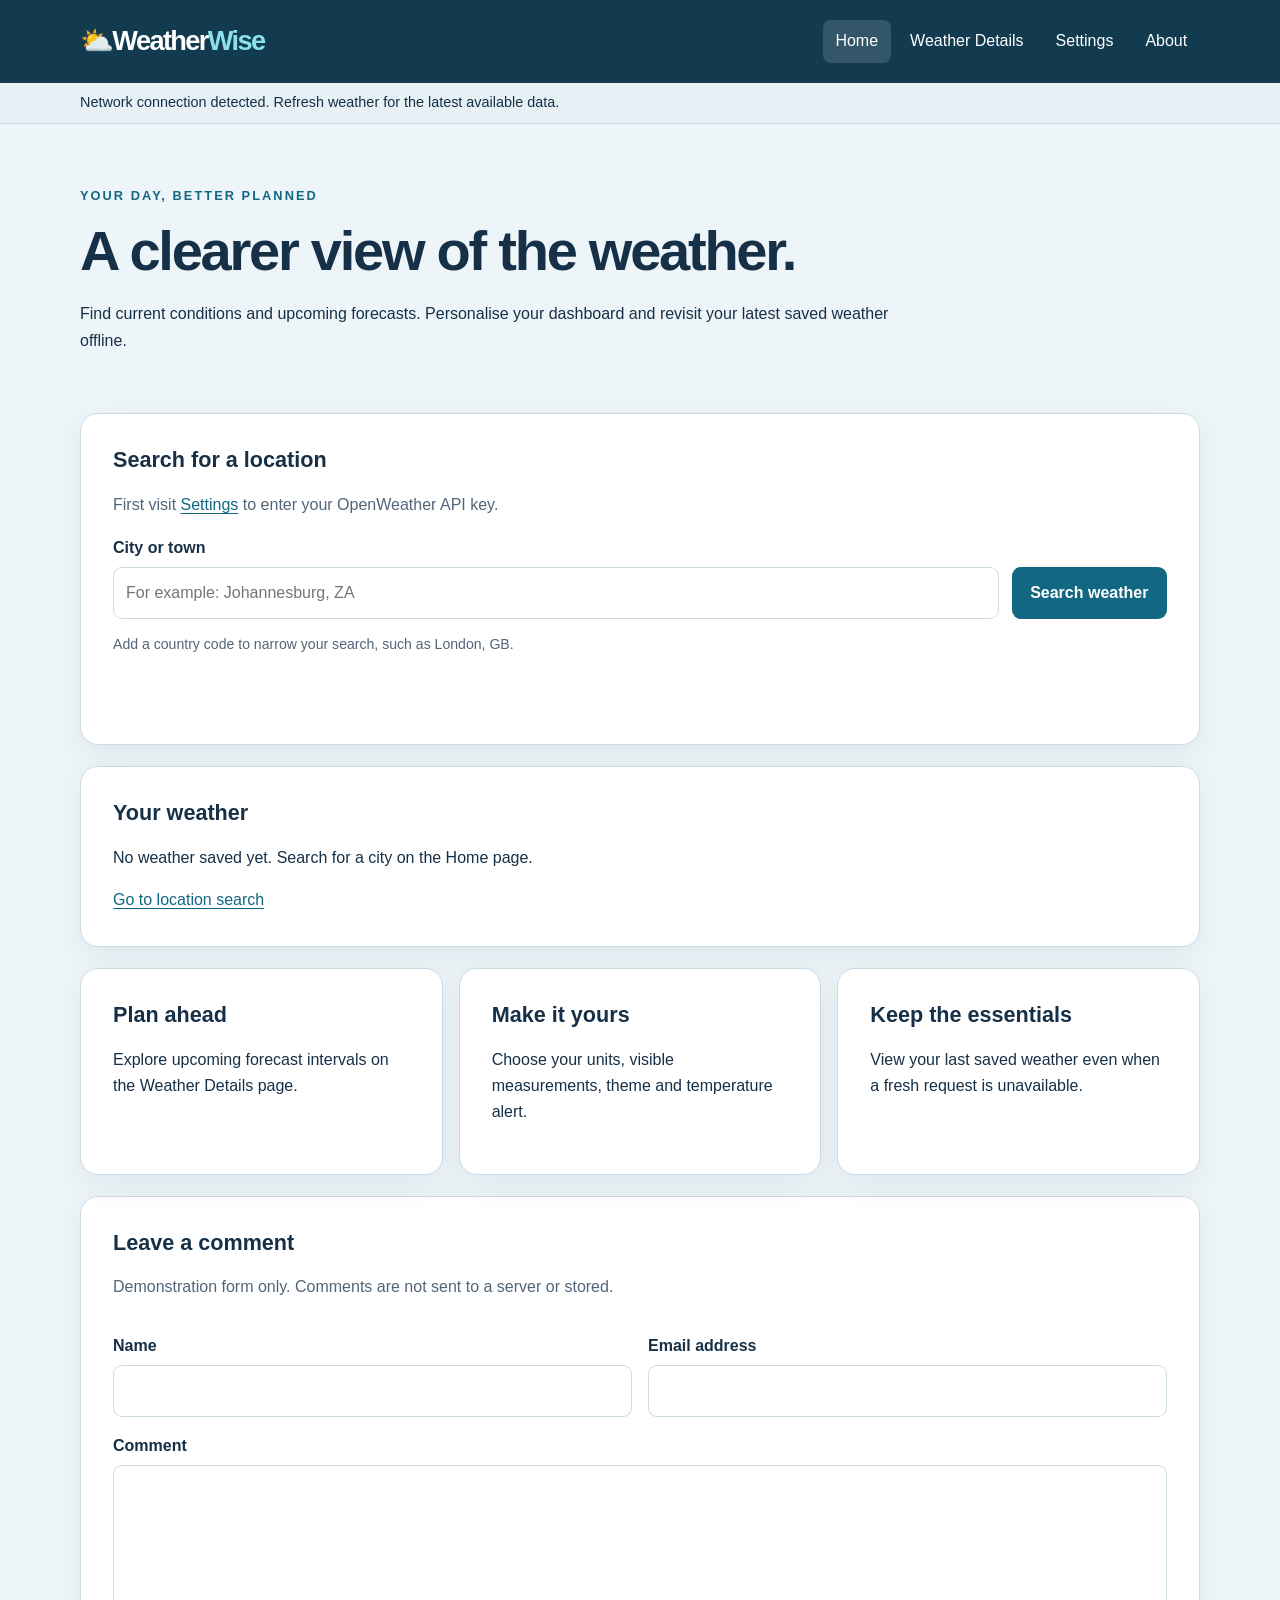
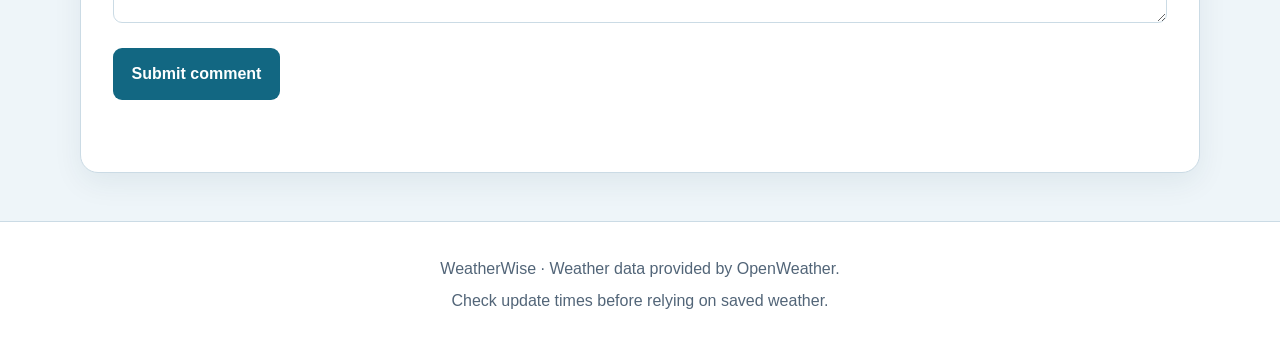
<file: FISA2/index.html>
<!DOCTYPE html>
<html lang="en">
<head>
  <meta charset="UTF-8">
  <meta name="viewport" content="width=device-width, initial-scale=1.0">
  <meta name="theme-color" content="#164e63">
  <meta name="description"
        content="WeatherWise: current weather, forecasts and personalised weather settings.">
  <title>WeatherWise | Home</title>
  <link rel="stylesheet" href="style.css">
  <script src="script.js" defer></script>
</head>

<body>
  <a class="skip-link" href="#main">Skip to content</a>

  <header class="site-header">
    <div class="container header-inner">
      <a class="brand" href="index.html">⛅Weather<span>Wise</span></a>

      <nav aria-label="Main navigation">
        <a href="index.html" aria-current="page">Home</a>
        <a href="weather.html">Weather Details</a>
        <a href="settings.html">Settings</a>
        <a href="about.html">About</a>
      </nav>
    </div>
  </header>

  <div class="connection-bar">
    <div class="container">
      <p id="connection-status" role="status"></p>
    </div>
  </div>

  <main id="main" class="container">
    <section class="hero">
      <p class="eyebrow">YOUR DAY, BETTER PLANNED</p>
      <h1>A clearer view of the weather.</h1>
      <p>
        Find current conditions and upcoming forecasts.
        Personalise your dashboard and revisit your latest saved weather offline.
      </p>
    </section>

    <section class="panel" aria-labelledby="search-heading">
      <h2 id="search-heading">Search for a location</h2>

      <p class="muted">
        First visit <a href="settings.html">Settings</a> to enter your
        OpenWeather API key.
      </p>

      <form id="search-form">
        <label for="city">City or town</label>

        <div class="search-row">
          <input
            id="city"
            name="city"
            type="search"
            placeholder="For example: Johannesburg, ZA"
            minlength="2"
            maxlength="100"
            autocomplete="off"
            required
          >
          <button id="search-button" type="submit">Search weather</button>
        </div>

        <p class="hint">
          Add a country code to narrow your search, such as London, GB.
        </p>
      </form>

      <p id="search-status" class="feedback" role="status"></p>
      <div id="location-results" class="location-results"></div>
    </section>

    <section
      class="panel"
      id="home-weather"
      aria-labelledby="home-weather-heading"
    >
      <h2 id="home-weather-heading">Your weather</h2>
      <div id="weather-summary"></div>
    </section>

    <section class="feature-grid" aria-label="WeatherWise features">
      <article class="panel">
        <h2>Plan ahead</h2>
        <p>Explore upcoming forecast intervals on the Weather Details page.</p>
      </article>

      <article class="panel">
        <h2>Make it yours</h2>
        <p>Choose your units, visible measurements, theme and temperature alert.</p>
      </article>

      <article class="panel">
        <h2>Keep the essentials</h2>
        <p>View your last saved weather even when a fresh request is unavailable.</p>
      </article>
    </section>

    <section class="panel" aria-labelledby="comment-heading">
      <h2 id="comment-heading">Leave a comment</h2>

      <p class="muted">
        Demonstration form only. Comments are not sent to a server or stored.
      </p>

      <form id="comment-form">
        <div class="form-grid">
          <div>
            <label for="comment-name">Name</label>
            <input
              id="comment-name"
              name="name"
              type="text"
              autocomplete="name"
              minlength="2"
              maxlength="80"
              required
            >
          </div>

          <div>
            <label for="comment-email">Email address</label>
            <input
              id="comment-email"
              name="email"
              type="email"
              autocomplete="email"
              maxlength="150"
              required
            >
          </div>
        </div>

        <label for="comment-message">Comment</label>
        <textarea
          id="comment-message"
          name="message"
          rows="5"
          minlength="5"
          maxlength="1000"
          required
        ></textarea>

        <button type="submit">Submit comment</button>
        <p id="comment-status" class="feedback" role="status"></p>
      </form>
    </section>
  </main>

  <footer class="site-footer">
    <div class="container">
      <p>WeatherWise · Weather data provided by OpenWeather.</p>
      <p>Check update times before relying on saved weather.</p>
      <p id="offline-status" class="small" role="status"></p>
    </div>
  </footer>
</body>
</html>
</file>
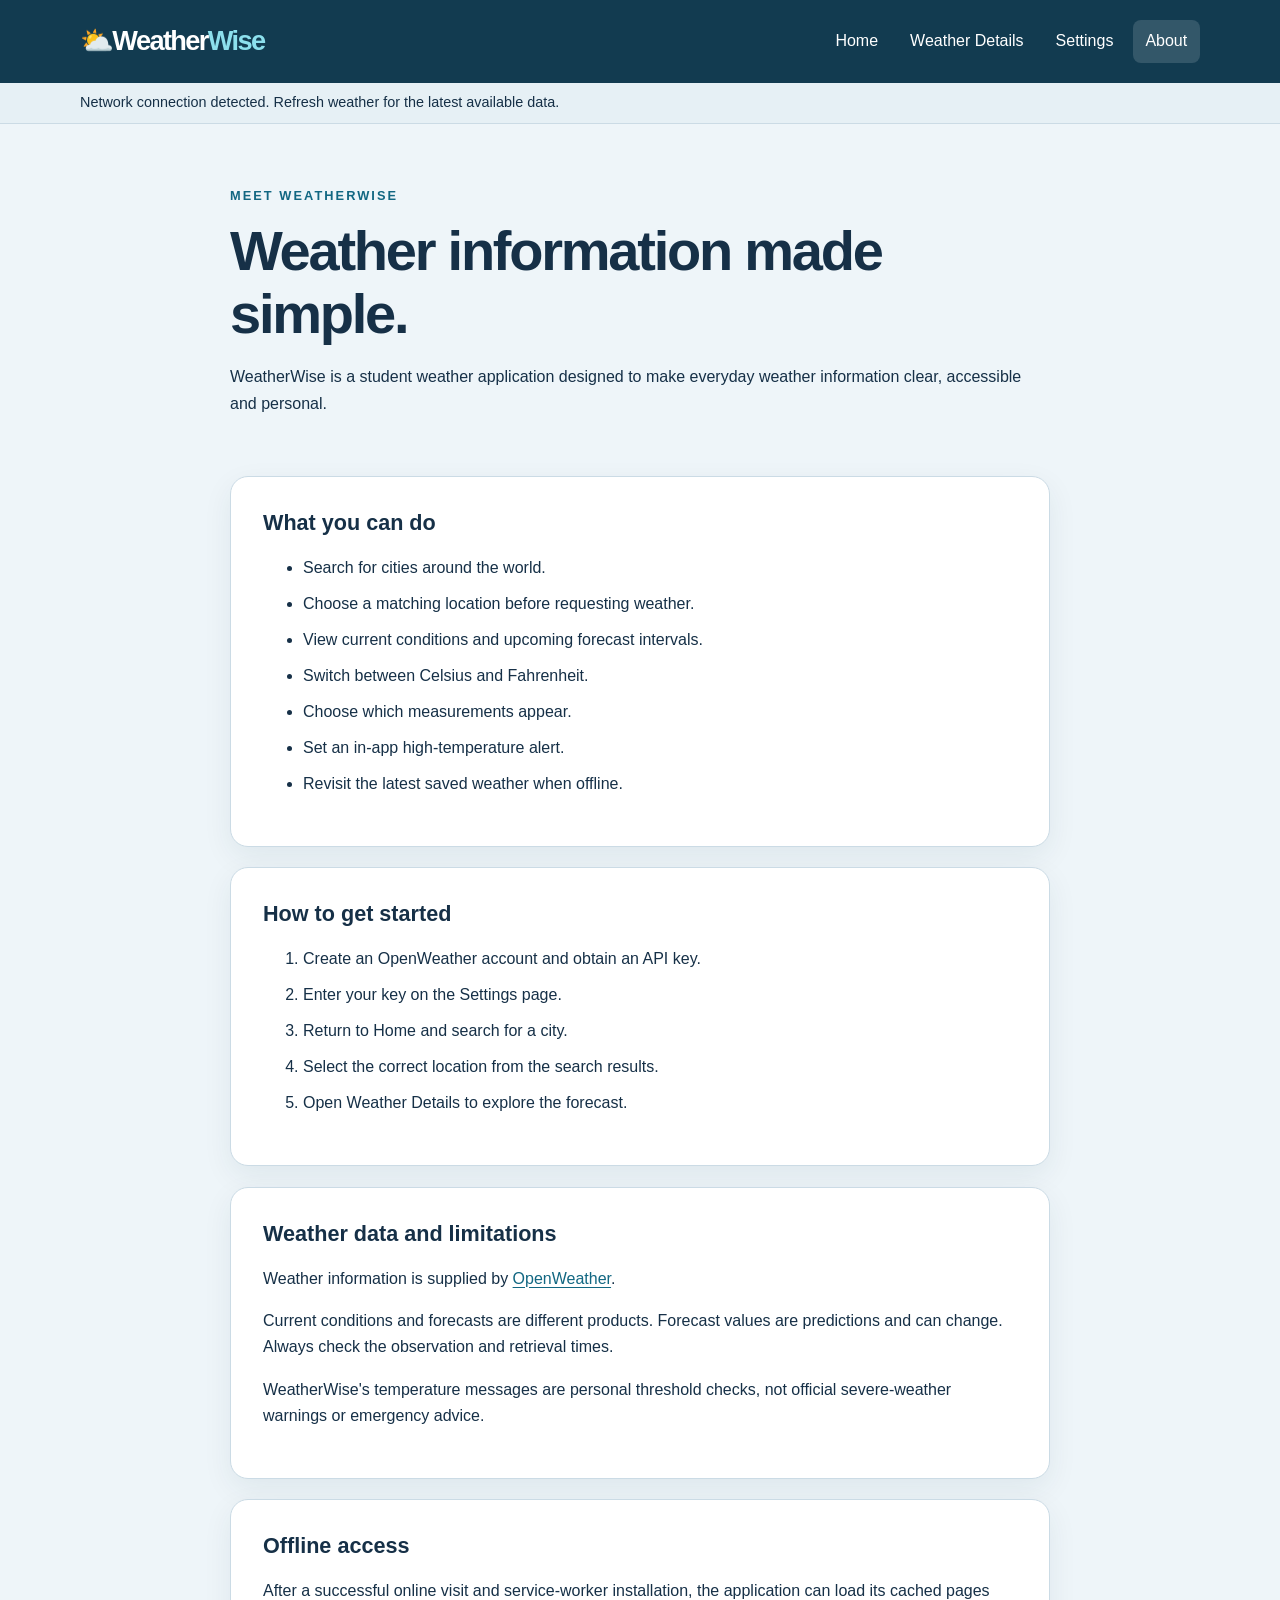
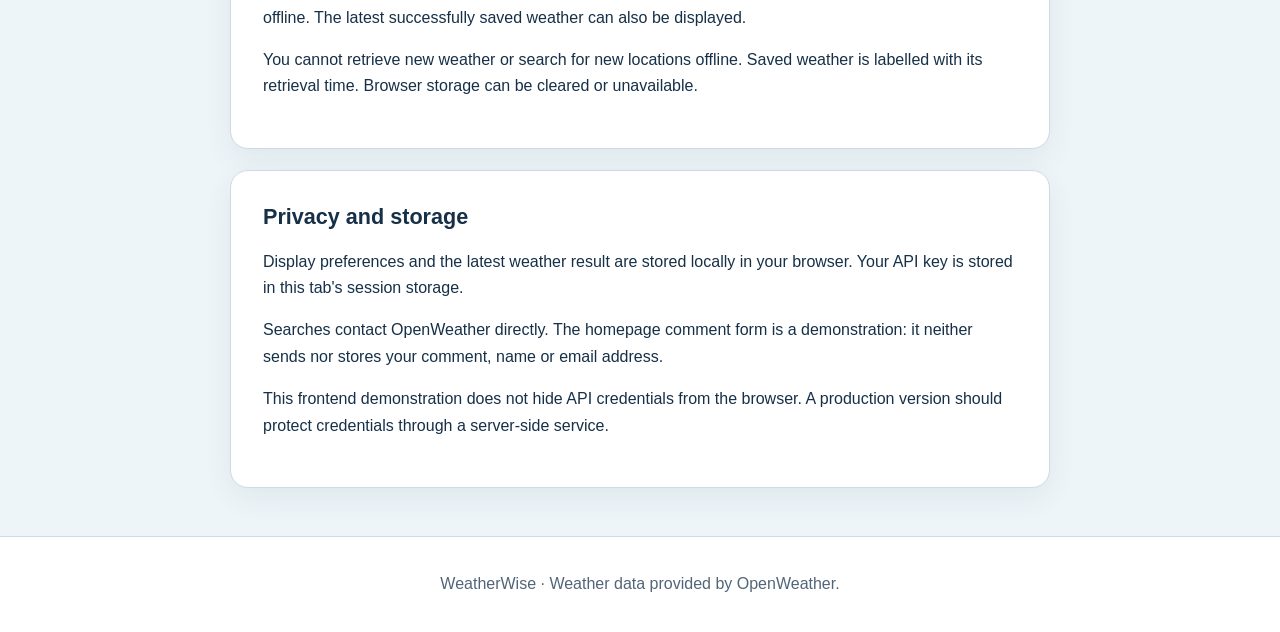
<file: FISA2/about.html>
<!DOCTYPE html>
<html lang="en">
<head>
  <meta charset="UTF-8">
  <meta name="viewport" content="width=device-width, initial-scale=1.0">
  <meta name="theme-color" content="#164e63">
  <title>About | WeatherWise</title>
  <link rel="stylesheet" href="style.css">
  <script src="script.js" defer></script>
</head>

<body>
  <a class="skip-link" href="#main">Skip to content</a>

  <header class="site-header">
    <div class="container header-inner">
      <a class="brand" href="index.html">⛅Weather<span>Wise</span></a>

      <nav aria-label="Main navigation">
        <a href="index.html">Home</a>
        <a href="weather.html">Weather Details</a>
        <a href="settings.html">Settings</a>
        <a href="about.html" aria-current="page">About</a>
      </nav>
    </div>
  </header>

  <div class="connection-bar">
    <div class="container">
      <p id="connection-status" role="status"></p>
    </div>
  </div>

  <main id="main" class="container narrow">
    <section class="page-intro">
      <p class="eyebrow">MEET WEATHERWISE</p>
      <h1>Weather information made simple.</h1>
      <p>
        WeatherWise is a student weather application designed to make
        everyday weather information clear, accessible and personal.
      </p>
    </section>

    <section class="panel">
      <h2>What you can do</h2>
      <ul class="content-list">
        <li>Search for cities around the world.</li>
        <li>Choose a matching location before requesting weather.</li>
        <li>View current conditions and upcoming forecast intervals.</li>
        <li>Switch between Celsius and Fahrenheit.</li>
        <li>Choose which measurements appear.</li>
        <li>Set an in-app high-temperature alert.</li>
        <li>Revisit the latest saved weather when offline.</li>
      </ul>
    </section>

    <section class="panel">
      <h2>How to get started</h2>
      <ol class="content-list">
        <li>Create an OpenWeather account and obtain an API key.</li>
        <li>Enter your key on the Settings page.</li>
        <li>Return to Home and search for a city.</li>
        <li>Select the correct location from the search results.</li>
        <li>Open Weather Details to explore the forecast.</li>
      </ol>
    </section>

    <section class="panel">
      <h2>Weather data and limitations</h2>
      <p>
        Weather information is supplied by
        <a href="https://openweathermap.org/" target="_blank"
           rel="noopener noreferrer">OpenWeather</a>.
      </p>
      <p>
        Current conditions and forecasts are different products.
        Forecast values are predictions and can change.
        Always check the observation and retrieval times.
      </p>
      <p>
        WeatherWise's temperature messages are personal threshold checks,
        not official severe-weather warnings or emergency advice.
      </p>
    </section>

    <section class="panel">
      <h2>Offline access</h2>
      <p>
        After a successful online visit and service-worker installation,
        the application can load its cached pages offline.
        The latest successfully saved weather can also be displayed.
      </p>
      <p>
        You cannot retrieve new weather or search for new locations offline.
        Saved weather is labelled with its retrieval time.
        Browser storage can be cleared or unavailable.
      </p>
    </section>

    <section class="panel">
      <h2>Privacy and storage</h2>
      <p>
        Display preferences and the latest weather result are stored locally
        in your browser. Your API key is stored in this tab's session storage.
      </p>
      <p>
        Searches contact OpenWeather directly. The homepage comment form
        is a demonstration: it neither sends nor stores your comment,
        name or email address.
      </p>
      <p>
        This frontend demonstration does not hide API credentials from
        the browser. A production version should protect credentials
        through a server-side service.
      </p>
    </section>
  </main>

  <footer class="site-footer">
    <div class="container">
      <p>WeatherWise · Weather data provided by OpenWeather.</p>
      <p id="offline-status" class="small" role="status"></p>
    </div>
  </footer>
</body>
</html>
</file>
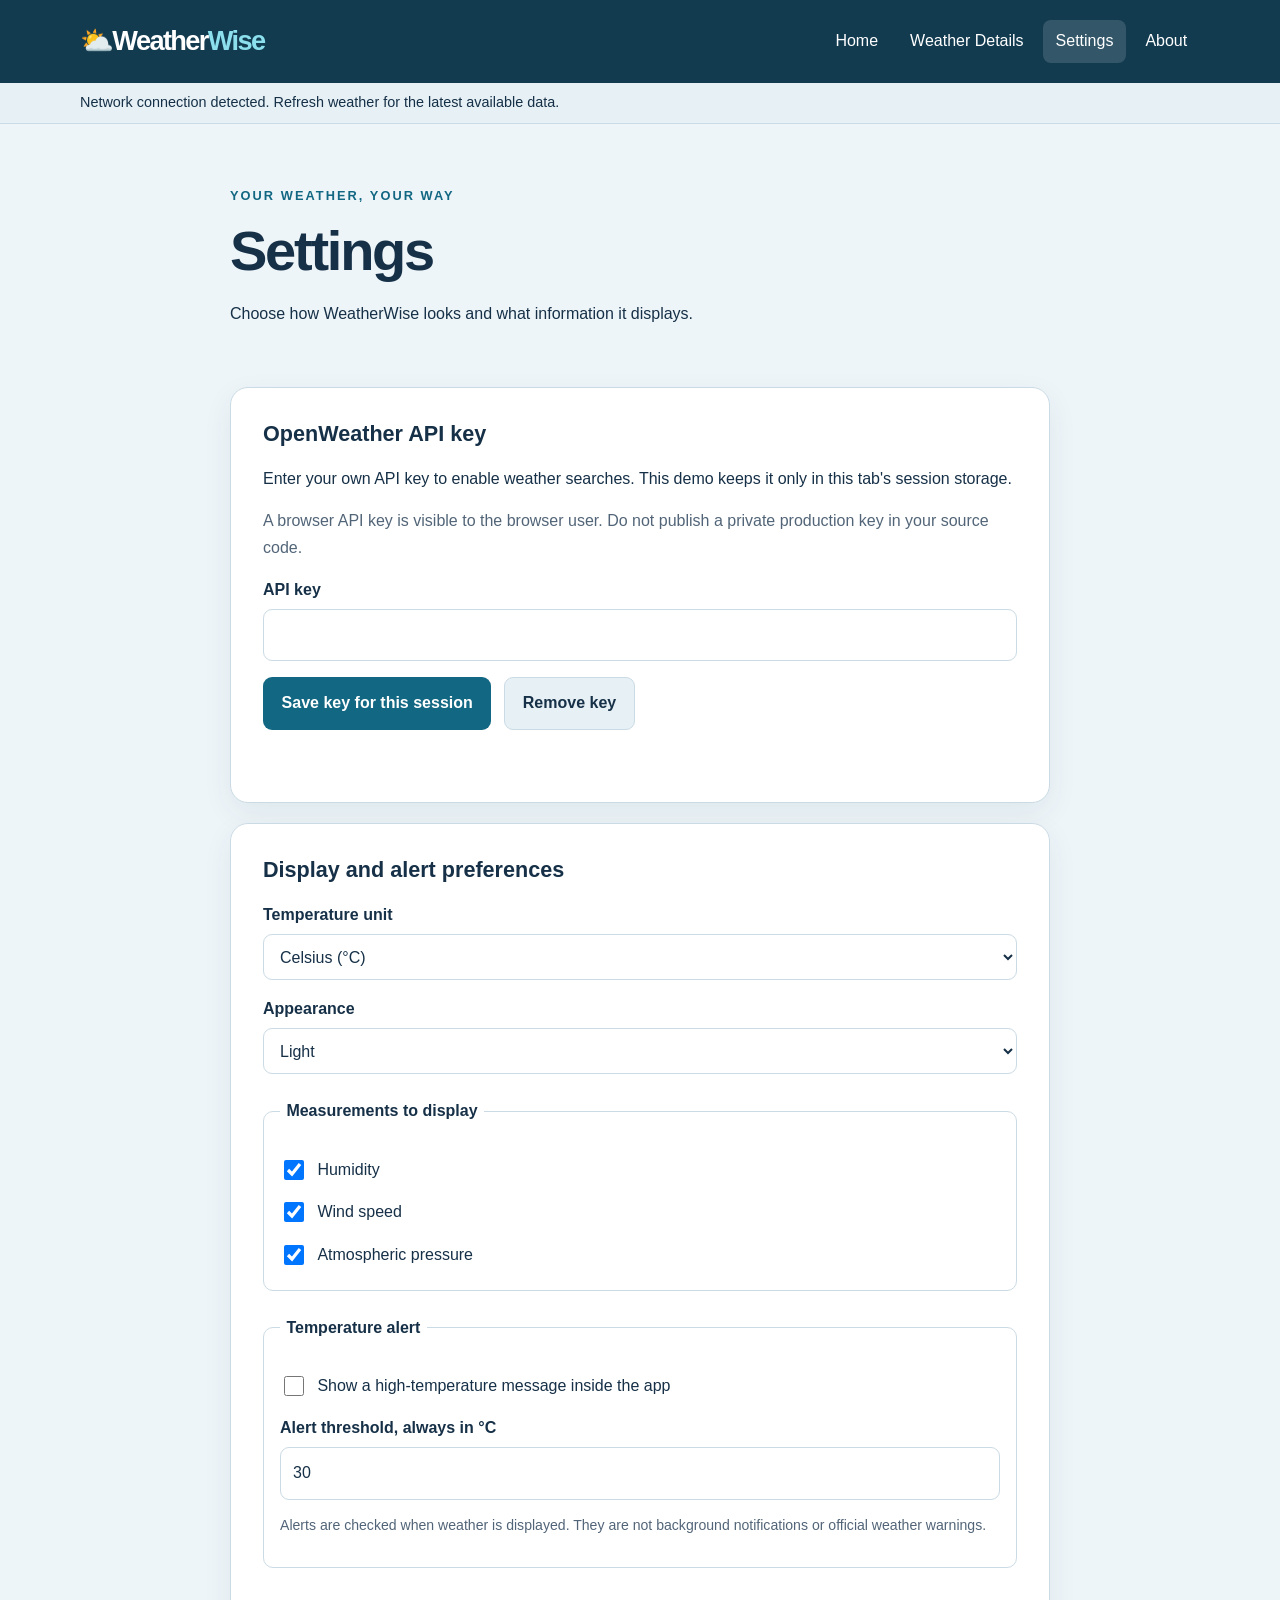
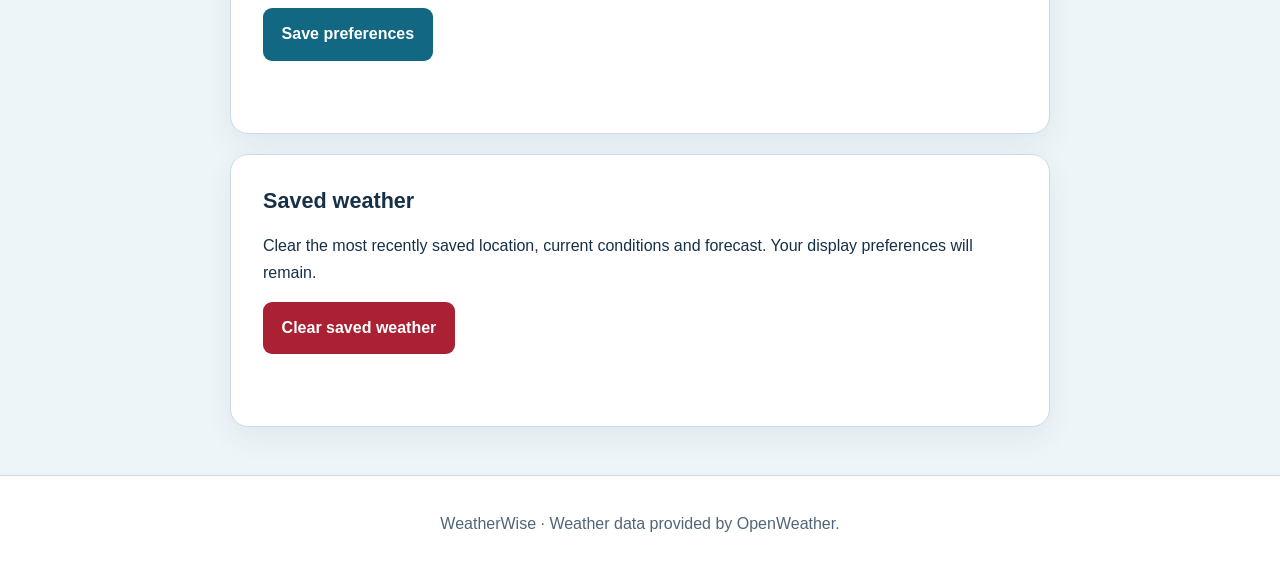
<file: FISA2/settings.html>
<!DOCTYPE html>
<html lang="en">
<head>
  <meta charset="UTF-8">
  <meta name="viewport" content="width=device-width, initial-scale=1.0">
  <meta name="theme-color" content="#164e63">
  <title>Settings | WeatherWise</title>
  <link rel="stylesheet" href="style.css">
  <script src="script.js" defer></script>
</head>

<body>
  <a class="skip-link" href="#main">Skip to content</a>

  <header class="site-header">
    <div class="container header-inner">
      <a class="brand" href="index.html">⛅Weather<span>Wise</span></a>

      <nav aria-label="Main navigation">
        <a href="index.html">Home</a>
        <a href="weather.html">Weather Details</a>
        <a href="settings.html" aria-current="page">Settings</a>
        <a href="about.html">About</a>
      </nav>
    </div>
  </header>

  <div class="connection-bar">
    <div class="container">
      <p id="connection-status" role="status"></p>
    </div>
  </div>

  <main id="main" class="container narrow">
    <section class="page-intro">
      <p class="eyebrow">YOUR WEATHER, YOUR WAY</p>
      <h1>Settings</h1>
      <p>Choose how WeatherWise looks and what information it displays.</p>
    </section>

    <section class="panel" aria-labelledby="api-heading">
      <h2 id="api-heading">OpenWeather API key</h2>

      <p>
        Enter your own API key to enable weather searches.
        This demo keeps it only in this tab's session storage.
      </p>

      <p class="muted">
        A browser API key is visible to the browser user.
        Do not publish a private production key in your source code.
      </p>

      <form id="api-form">
        <label for="api-key">API key</label>
        <input
          id="api-key"
          name="apiKey"
          type="password"
          autocomplete="off"
          spellcheck="false"
          required
        >

        <div class="button-row">
          <button type="submit">Save key for this session</button>
          <button id="remove-key" class="secondary" type="button">
            Remove key
          </button>
        </div>

        <p id="api-status" class="feedback" role="status"></p>
      </form>
    </section>

    <section class="panel" aria-labelledby="preferences-heading">
      <h2 id="preferences-heading">Display and alert preferences</h2>

      <form id="settings-form">
        <label for="units">Temperature unit</label>
        <select id="units" name="units">
          <option value="metric">Celsius (°C)</option>
          <option value="imperial">Fahrenheit (°F)</option>
        </select>

        <label for="theme">Appearance</label>
        <select id="theme" name="theme">
          <option value="light">Light</option>
          <option value="dark">Dark</option>
        </select>

        <fieldset>
          <legend>Measurements to display</legend>

          <label class="check-label">
            <input id="show-humidity" type="checkbox">
            Humidity
          </label>

          <label class="check-label">
            <input id="show-wind" type="checkbox">
            Wind speed
          </label>

          <label class="check-label">
            <input id="show-pressure" type="checkbox">
            Atmospheric pressure
          </label>
        </fieldset>

        <fieldset>
          <legend>Temperature alert</legend>

          <label class="check-label">
            <input id="enable-alerts" type="checkbox">
            Show a high-temperature message inside the app
          </label>

          <label for="alert-threshold">Alert threshold, always in °C</label>
          <input
            id="alert-threshold"
            type="number"
            min="-80"
            max="65"
            step="1"
            required
          >

          <p class="hint">
            Alerts are checked when weather is displayed.
            They are not background notifications or official weather warnings.
          </p>
        </fieldset>

        <button type="submit">Save preferences</button>
        <p id="settings-status" class="feedback" role="status"></p>
      </form>
    </section>

    <section class="panel" aria-labelledby="storage-heading">
      <h2 id="storage-heading">Saved weather</h2>
      <p>
        Clear the most recently saved location, current conditions and forecast.
        Your display preferences will remain.
      </p>

      <button id="clear-weather" class="danger" type="button">
        Clear saved weather
      </button>

      <p id="storage-status" class="feedback" role="status"></p>
    </section>
  </main>

  <footer class="site-footer">
    <div class="container">
      <p>WeatherWise · Weather data provided by OpenWeather.</p>
      <p id="offline-status" class="small" role="status"></p>
    </div>
  </footer>
</body>
</html>
</file>
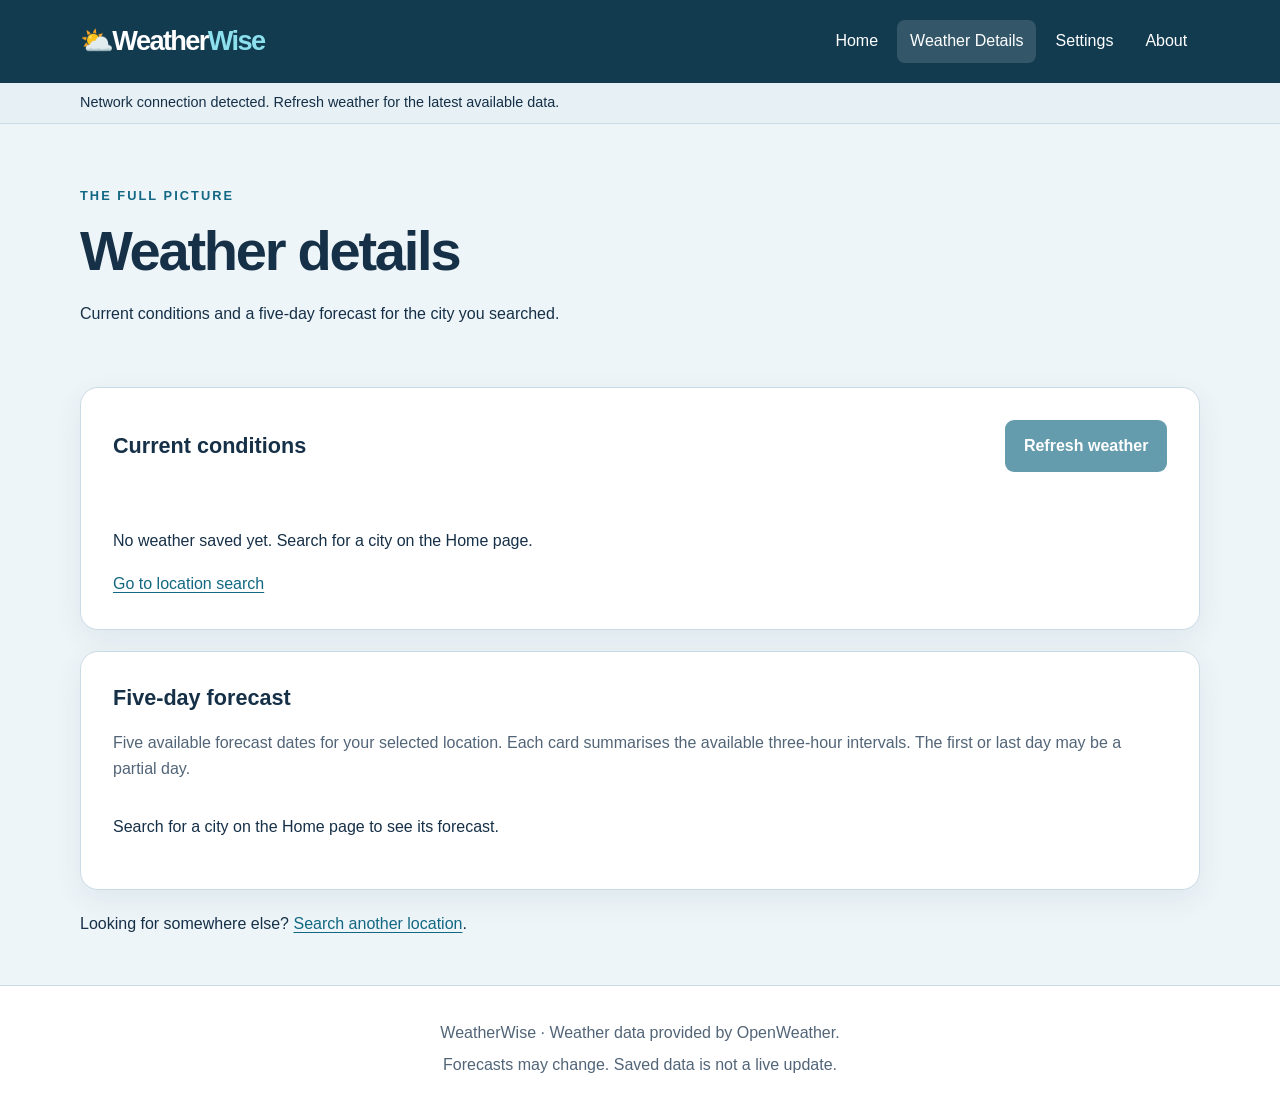
<file: FISA2/weather.html>
<!DOCTYPE html>
<html lang="en">
<head>
  <meta charset="UTF-8">
  <meta name="viewport" content="width=device-width, initial-scale=1.0">
  <meta name="theme-color" content="#164e63">
  <title>Weather Details | WeatherWise</title>
  <link rel="stylesheet" href="style.css">
  <script src="script.js" defer></script>
</head>

<body>
  <a class="skip-link" href="#main">Skip to content</a>

  <header class="site-header">
    <div class="container header-inner">
      <a class="brand" href="index.html">⛅Weather<span>Wise</span></a>

      <nav aria-label="Main navigation">
        <a href="index.html">Home</a>
        <a href="weather.html" aria-current="page">Weather Details</a>
        <a href="settings.html">Settings</a>
        <a href="about.html">About</a>
      </nav>
    </div>
  </header>

  <div class="connection-bar">
    <div class="container">
      <p id="connection-status" role="status"></p>
    </div>
  </div>

  <main id="main" class="container">
    <section class="page-intro">
      <p class="eyebrow">THE FULL PICTURE</p>
      <h1>Weather details</h1>
<p>
  Current conditions and a five-day forecast for the city you searched.
</p>
    </section>

    <section class="panel" aria-labelledby="conditions-heading">
      <div class="section-heading">
        <h2 id="conditions-heading">Current conditions</h2>
        <button id="refresh-weather" type="button">Refresh weather</button>
      </div>

      <p id="refresh-status" class="feedback" role="status"></p>

      <div id="weather-details"></div>
    </section>

    
<section class="panel" aria-labelledby="forecast-heading">
  <h2 id="forecast-heading">Five-day forecast</h2>

  <p id="forecast-location" class="forecast-location"></p>

  <p class="muted">
    Five available forecast dates for your selected location.
    Each card summarises the available three-hour intervals.
    The first or last day may be a partial day.
  </p>

  <p id="forecast-saved-notice" class="notice" hidden></p>

  <div id="forecast-list" class="forecast-grid"></div>
</section>

    <p>
      Looking for somewhere else?
      <a href="index.html">Search another location</a>.
    </p>
  </main>

  <footer class="site-footer">
    <div class="container">
      <p>WeatherWise · Weather data provided by OpenWeather.</p>
      <p>Forecasts may change. Saved data is not a live update.</p>
      <p id="offline-status" class="small" role="status"></p>
    </div>
  </footer>
</body>
</html>
</file>
<file: FISA2/style.css>
:root {
  color-scheme: light;
  --background: #eef5f9;
  --surface: #ffffff;
  --surface-soft: #e6f0f5;
  --text: #163047;
  --muted: #526578;
  --primary: #126782;
  --primary-hover: #d0d1ca;
  --border: #cbdbe5;
  --header: #123b50;
  --accent: #8ce0ed;
  --danger: #a92132;
  --warning-background: #fff2d0;
  --warning-text: #684600;
  --shadow: 0 10px 30px rgb(20 55 75 / 7%);
}

:root[data-theme="dark"] {
  color-scheme: dark;
  --background: #0c7dee;
  --surface: #162636;
  --surface-soft: #20374a;
  --text: #e9f3fa;
  --muted: #b5c8d7;
  --primary: #167b98;
  --primary-hover: #12637b;
  --border: #385165;
  --header: #07121c;
  --accent: #8ce0ed;
  --danger: #bd3445;
  --warning-background: #463a1b;
  --warning-text: #ffe2a0;
  --shadow: 0 10px 30px rgb(0 0 0 / 15%);
}

* {
  box-sizing: border-box;
}

body {
  margin: 0;
  background: var(--background);
  color: var(--text);
  font-family: Arial, Helvetica, sans-serif;
  line-height: 1.65;
}

a {
  color: var(--primary);
  text-underline-offset: 0.2em;
}

:root[data-theme="dark"] main a {
  color: var(--accent);
}

button,
input,
select,
textarea {
  font: inherit;
}

button,
a,
input,
select,
textarea {
  -webkit-tap-highlight-color: transparent;
}

:focus-visible {
  outline: 3px solid #dc9000;
  outline-offset: 4px;
}

.container {
  width: min(1120px, 92%);
  margin-inline: auto;
}

.narrow {
  max-width: 820px;
}

.skip-link {
  position: absolute;
  top: -100px;
  left: 1rem;
  padding: 0.7rem;
  background: white;
  color: #123b50;
  z-index: 100;
}

.skip-link:focus {
  top: 1rem;
}

.site-header {
  background: var(--header);
  color: white;
}

.header-inner {
  display: flex;
  justify-content: space-between;
  align-items: center;
  flex-wrap: wrap;
  gap: 1rem;
  padding-block: 1.2rem;
}

.brand {
  color: white;
  text-decoration: none;
  font-size: 1.7rem;
  font-weight: 800;
  letter-spacing: -0.06em;
}

.brand span {
  color: var(--accent);
}

nav {
  display: flex;
  flex-wrap: wrap;
  gap: 0.4rem;
}

nav a {
  color: white;
  text-decoration: none;
  padding: 0.5rem 0.8rem;
  border-radius: 8px;
}

nav a:hover,
nav a[aria-current="page"] {
  background: rgb(255 255 255 / 14%);
}

.connection-bar {
  background: var(--surface-soft);
  border-bottom: 1px solid var(--border);
  font-size: 0.9rem;
}

.connection-bar p {
  margin: 0;
  padding-block: 0.5rem;
}

.hero,
.page-intro {
  padding-block: 3rem 1.4rem;
}

.hero {
  max-width: 820px;
}

h1,
h2,
h3,
p {
  overflow-wrap: anywhere;
}

h1 {
  font-size: clamp(2rem, 5vw, 3.5rem);
  line-height: 1.13;
  letter-spacing: -0.04em;
  margin-block: 0.5rem 1.2rem;
}

h2 {
  font-size: 1.35rem;
  line-height: 1.3;
  margin-top: 0;
}

h3 {
  line-height: 1.35;
}

.eyebrow {
  color: var(--primary);
  font-size: 0.8rem;
  font-weight: 800;
  letter-spacing: 0.16em;
}

:root[data-theme="dark"] .eyebrow {
  color: var(--accent);
}

.panel {
  margin-block: 1.3rem;
  padding: clamp(1.2rem, 3vw, 2rem);
  background: var(--surface);
  border: 1px solid var(--border);
  border-radius: 18px;
  box-shadow: var(--shadow);
}

.feature-grid,
.form-grid,
.metrics,
.forecast-grid {
  display: grid;
  gap: 1rem;
}

.feature-grid {
  grid-template-columns: repeat(3, minmax(0, 1fr));
}

.feature-grid .panel {
  margin-block: 0;
}

.form-grid {
  grid-template-columns: repeat(2, minmax(0, 1fr));
}

label,
legend {
  font-weight: 700;
}

label {
  display: block;
  margin-block: 1rem 0.35rem;
}

input,
select,
textarea {
  width: 100%;
  min-height: 46px;
  padding: 0.75rem;
  color: var(--text);
  background: var(--surface);
  border: 1px solid var(--border);
  border-radius: 9px;
}

textarea {
  resize: vertical;
}

button,
.button {
  display: inline-flex;
  justify-content: center;
  align-items: center;
  min-height: 46px;
  padding: 0.75rem 1.1rem;
  background: var(--primary);
  color: white;
  border: 1px solid transparent;
  border-radius: 9px;
  font-weight: 700;
  text-decoration: none;
  cursor: pointer;
}

button:hover,
.button:hover {
  background: var(--primary-hover);
}

:root[data-theme="dark"] main a.button {
  color: white;
}

button:disabled {
  opacity: 0.65;
  cursor: wait;
}

form > button {
  margin-top: 1rem;
}

.secondary {
  background: var(--surface-soft);
  color: var(--text);
  border-color: var(--border);
}

.secondary:hover {
  background: var(--border);
}

.danger,
.danger:hover {
  background: var(--danger);
}

.search-row,
.button-row,
.section-heading {
  display: flex;
  gap: 0.8rem;
  align-items: center;
}

.search-row input {
  flex: 1;
  min-width: 0;
}

.search-row button {
  flex-shrink: 0;
}

.button-row {
  flex-wrap: wrap;
  margin-top: 1rem;
}

.section-heading {
  justify-content: space-between;
  flex-wrap: wrap;
}

.section-heading h2 {
  margin-bottom: 0;
}

.muted,
.hint,
.small,
.timestamp {
  color: var(--muted);
}

.hint,
.small,
.timestamp {
  font-size: 0.88rem;
}

.feedback {
  min-height: 1.5em;
  margin-bottom: 0;
}

.feedback.error {
  color: var(--danger);
  font-weight: 700;
}

.location-results {
  display: grid;
  gap: 0.6rem;
  margin-top: 1rem;
}

.location-results button {
  justify-content: flex-start;
  text-align: left;
}

.weather-main {
  display: flex;
  align-items: baseline;
  flex-wrap: wrap;
  gap: 0.5rem 1.3rem;
}

.temperature {
  font-size: clamp(3rem, 10vw, 5rem);
  font-weight: 800;
  line-height: 1.2;
  margin: 0.4rem 0;
}

.description {
  font-size: 1.15rem;
  text-transform: capitalize;
}

.metrics {
  grid-template-columns: repeat(auto-fit, minmax(135px, 1fr));
  margin-block: 1rem;
}

.metric,
.forecast-card {
  padding: 1rem;
  border: 1px solid var(--border);
  border-radius: 12px;
  background: var(--surface-soft);
}

.metric dt {
  color: var(--muted);
  font-size: 0.9rem;
}

.metric dd {
  margin: 0.35rem 0 0;
  font-weight: 700;
  font-size: 1.2rem;
}

.forecast-grid {
  grid-template-columns: repeat(auto-fit, minmax(175px, 1fr));
}

.forecast-card h3 {
  font-size: 1rem;
  margin-top: 0;
}

.forecast-card p:last-child {
  margin-bottom: 0;
}

.forecast-temp {
  font-size: 1.6rem;
  font-weight: 800;
  margin-block: 0.6rem;
}

.notice {
  background: var(--warning-background);
  color: var(--warning-text);
  padding: 0.8rem 1rem;
  border-radius: 9px;
}

fieldset {
  border: 1px solid var(--border);
  border-radius: 10px;
  padding: 1rem;
  margin: 1.5rem 0;
}

legend {
  padding-inline: 0.4rem;
}

.check-label {
  display: flex;
  align-items: center;
  gap: 0.65rem;
  font-weight: 400;
}

.check-label input {
  width: 20px;
  height: 20px;
  min-height: 0;
  flex-shrink: 0;
}

.content-list li {
  margin-bottom: 0.6rem;
}

.site-footer {
  margin-top: 3rem;
  padding-block: 1.8rem;
  background: var(--surface);
  border-top: 1px solid var(--border);
  color: var(--muted);
  text-align: center;
}

.site-footer p {
  margin-block: 0.35rem;
}

@media (max-width: 720px) {
  .feature-grid,
  .form-grid {
    grid-template-columns: 1fr;
  }

  .header-inner {
    align-items: flex-start;
    flex-direction: column;
  }

  nav {
    width: 100%;
  }

  nav a {
    padding: 0.5rem;
    font-size: 0.92rem;
  }

  .search-row {
    align-items: stretch;
    flex-direction: column;
  }

  .hero,
  .page-intro {
    padding-top: 2rem;
  }

  .forecast-grid {
    grid-template-columns: repeat(2, minmax(0, 1fr));
  }
}

@media (max-width: 380px) {
  .forecast-grid {
    grid-template-columns: 1fr;
  }
}
</file>
